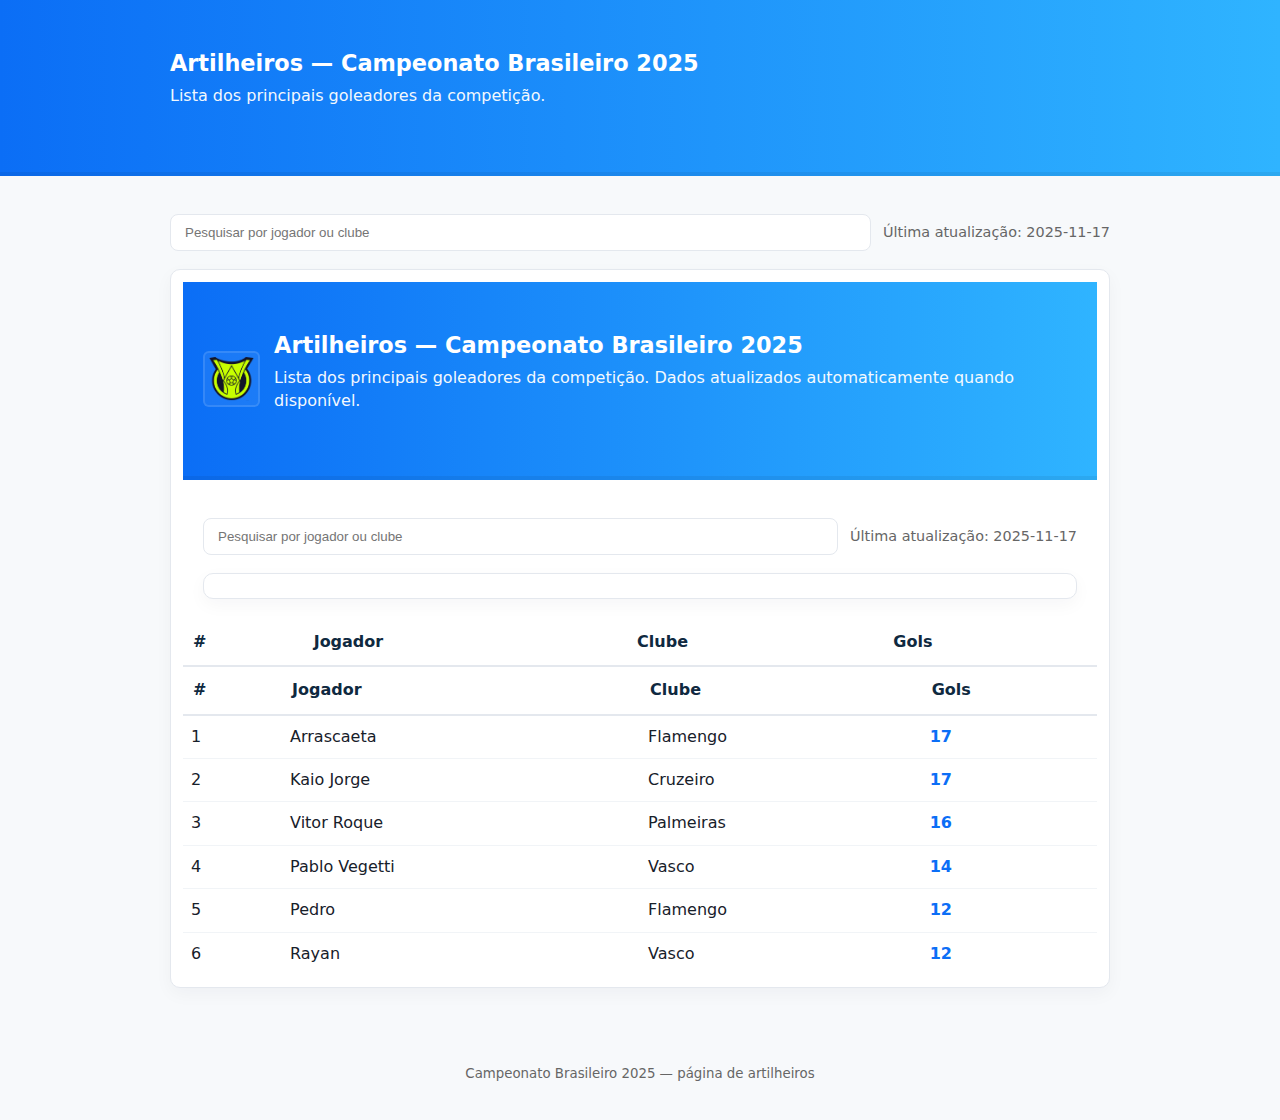
<file: Artilheiros.html>
<!doctype html>
<html lang="pt-BR">
<head>
  <meta charset="utf-8">
  <meta name="viewport" content="width=device-width,initial-scale=1">
  <title>Artilheiros — Campeonato Brasileiro 2025</title>
  <link rel="stylesheet" href="Artilheiros.css">
</head>
<body>
  <header class="site-header">
    <div class="container">
      <h1>Artilheiros — Campeonato Brasileiro 2025</h1>
      <p class="lead">Lista dos principais goleadores da competição.</p>
    </div>
  </header>

  <main class="container">
    <section class="controls">
      <label for="search" class="sr-only">Pesquisar jogador</label>
      <input id="search" type="search" placeholder="Pesquisar por jogador ou clube" oninput="filterTable()">
      <div class="meta">
        <span>Última atualização: <time id="updated">2025-11-17</time></span>
      </div>
    </section>

    <section class="table-wrap" aria-labelledby="table-title">
      <h2 id="table-title" class="sr-only">Tabela de artilheiros</h2>
      <table id="scorers" class="scorers" summary="Tabela com posição, jogador, clube, gols, jogos e média de gols">
        <thead>
          <tr>
            <th scope="col">#</th>
            <th scope="col">Jogador</th>
            <th scope="col">Clube</th>
            <th scope="col">Gols</th>
          <!doctype html>
          <html lang="pt-BR">
          <head>
            <meta charset="utf-8">
            <meta name="viewport" content="width=device-width,initial-scale=1">
            <title>Artilheiros — Campeonato Brasileiro 2025</title>
            <link rel="stylesheet" href="Artilheiros.css">
          </head>
          <body>
            <header class="site-header">
              <div class="container header-inner">
                <img src="brasileirao-logo.png" alt="Brasileirão 2025" class="logo">
                <div>
                  <h1>Artilheiros — Campeonato Brasileiro 2025</h1>
                  <p class="lead">Lista dos principais goleadores da competição. Dados atualizados automaticamente quando disponível.</p>
                </div>
              </div>
            </header>

            <main class="container">
              <section class="controls">
                <label for="search" class="sr-only">Pesquisar jogador</label>
                <input id="search" type="search" placeholder="Pesquisar por jogador ou clube" oninput="filterTable()">
                <div class="meta">
                  <span>Última atualização: <time id="updated">2025-11-17</time></span>
                </div>
              </section>

              <section class="table-wrap" aria-labelledby="table-title">
                <h2 id="table-title" class="sr-only">Tabela de artilheiros</h2>
                <table id="scorers" class="scorers" summary="Tabela com posição, jogador, clube e gols">
                  <thead>
                    <tr>
                      <th scope="col">#</th>
                      <th scope="col">Jogador</th>
                      <th scope="col">Clube</th>
                      <th scope="col">Gols</th>
                    </tr>
                  </thead>
                  <tbody>
                    <tr>
                      <td data-label="#">1</td>
                      <td data-label="Jogador">Arrascaeta</td>
                      <td data-label="Clube">Flamengo</td>
                      <td data-label="Gols">17</td>
                    </tr>
                    <tr>
                      <td>2</td>
                      <td>Kaio Jorge</td>
                      <td>Cruzeiro</td>
                      <td>17</td>
                    </tr>
                    <tr>
                      <td>3</td>
                      <td>Vitor Roque</td>
                      <td>Palmeiras</td>
                      <td>16</td>
                    </tr>
                    <tr>
                      <td>4</td>
                      <td>Pablo Vegetti</td>
                      <td>Vasco</td>
                      <td>14</td>
                    </tr>
                    <tr>
                      <td>5</td>
                      <td>Pedro</td>
                      <td>Flamengo</td>
                      <td>12</td>
                    </tr>
                    <tr>
                      <td>6</td>
                      <td>Rayan</td>
                      <td>Vasco</td>
                      <td>12</td>
                    </tr>
                  </tbody>
                </table>
              </section>
            </main>

            <footer class="site-footer">
              <div class="container">
                <small>Campeonato Brasileiro 2025 — página de artilheiros</small>
              </div>
            </footer>

            <script>
              function filterTable(){
                const q = document.getElementById('search').value.toLowerCase();
                const rows = document.querySelectorAll('#scorers tbody tr');
                rows.forEach(row => {
                  const texts = Array.from(row.children).map(td => td.textContent.toLowerCase()).join(' ');
                  row.style.display = texts.includes(q) ? '' : 'none';
                });
              }
            </script>
          </body>
          </html>
</file>
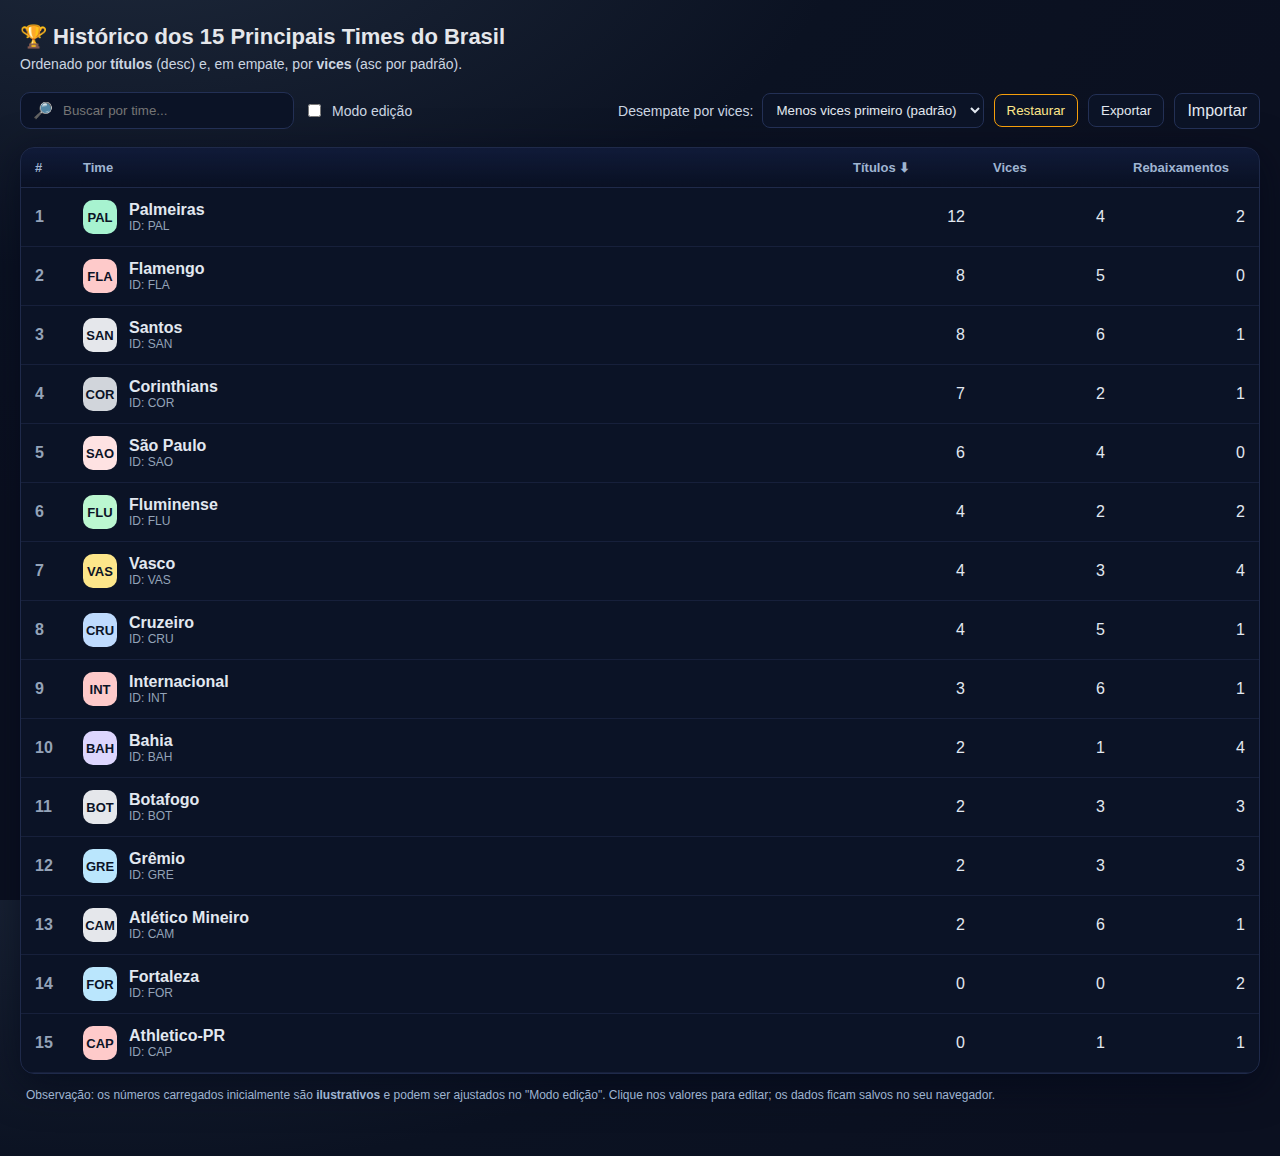
<file: historico.html>
<!DOCTYPE html>
<html lang="pt-BR">
<head>
  <meta charset="UTF-8" />
  <meta name="viewport" content="width=device-width, initial-scale=1.0" />
  <title>Histórico dos Times - Títulos, Vices e Rebaixamentos</title>
  <link rel="stylesheet" href="./historico.css" />
</head>
<body>
  <header class="app-header">
    <h1>🏆 Histórico dos 15 Principais Times do Brasil</h1>
    <p>Ordenado por <strong>títulos</strong> (desc) e, em empate, por <strong>vices</strong> (asc por padrão).</p>
  </header>

  <section class="toolbar">
    <div class="controls-left">
      <label class="search">
        <span>🔎</span>
        <input id="searchInput" type="text" placeholder="Buscar por time..." />
      </label>
      <label class="toggle">
        <input id="editToggle" type="checkbox" />
        <span>Modo edição</span>
      </label>
    </div>
    <div class="controls-right">
      <label class="select">
        <span>Desempate por vices:</span>
        <select id="tiebreakSelect">
          <option value="asc" selected>Menos vices primeiro (padrão)</option>
          <option value="desc">Mais vices primeiro</option>
        </select>
      </label>
      <button id="resetBtn" class="btn warn" title="Restaurar dados iniciais">Restaurar</button>
      <button id="exportBtn" class="btn" title="Exportar JSON">Exportar</button>
      <label for="importFile" class="btn">
        Importar
        <input id="importFile" type="file" accept="application/json" hidden />
      </label>
    </div>
  </section>

  <main class="content">
    <div class="table-wrapper">
      <table class="ranking-table">
        <thead>
          <tr>
            <th class="pos">#</th>
            <th class="team">Time</th>
            <th class="num" title="Quantidade de títulos">Títulos ⬇</th>
            <th class="num" title="Quantidade de vices">Vices</th>
            <th class="num" title="Quantidade de rebaixamentos">Rebaixamentos</th>
          </tr>
        </thead>
        <tbody id="tableBody"></tbody>
      </table>
    </div>

    <p class="note">
      Observação: os números carregados inicialmente são <strong>ilustrativos</strong> e podem ser ajustados no "Modo edição".
      Clique nos valores para editar; os dados ficam salvos no seu navegador.
    </p>
  </main>

  <script src="./historico.js"></script>
</body>
</html>
</file>
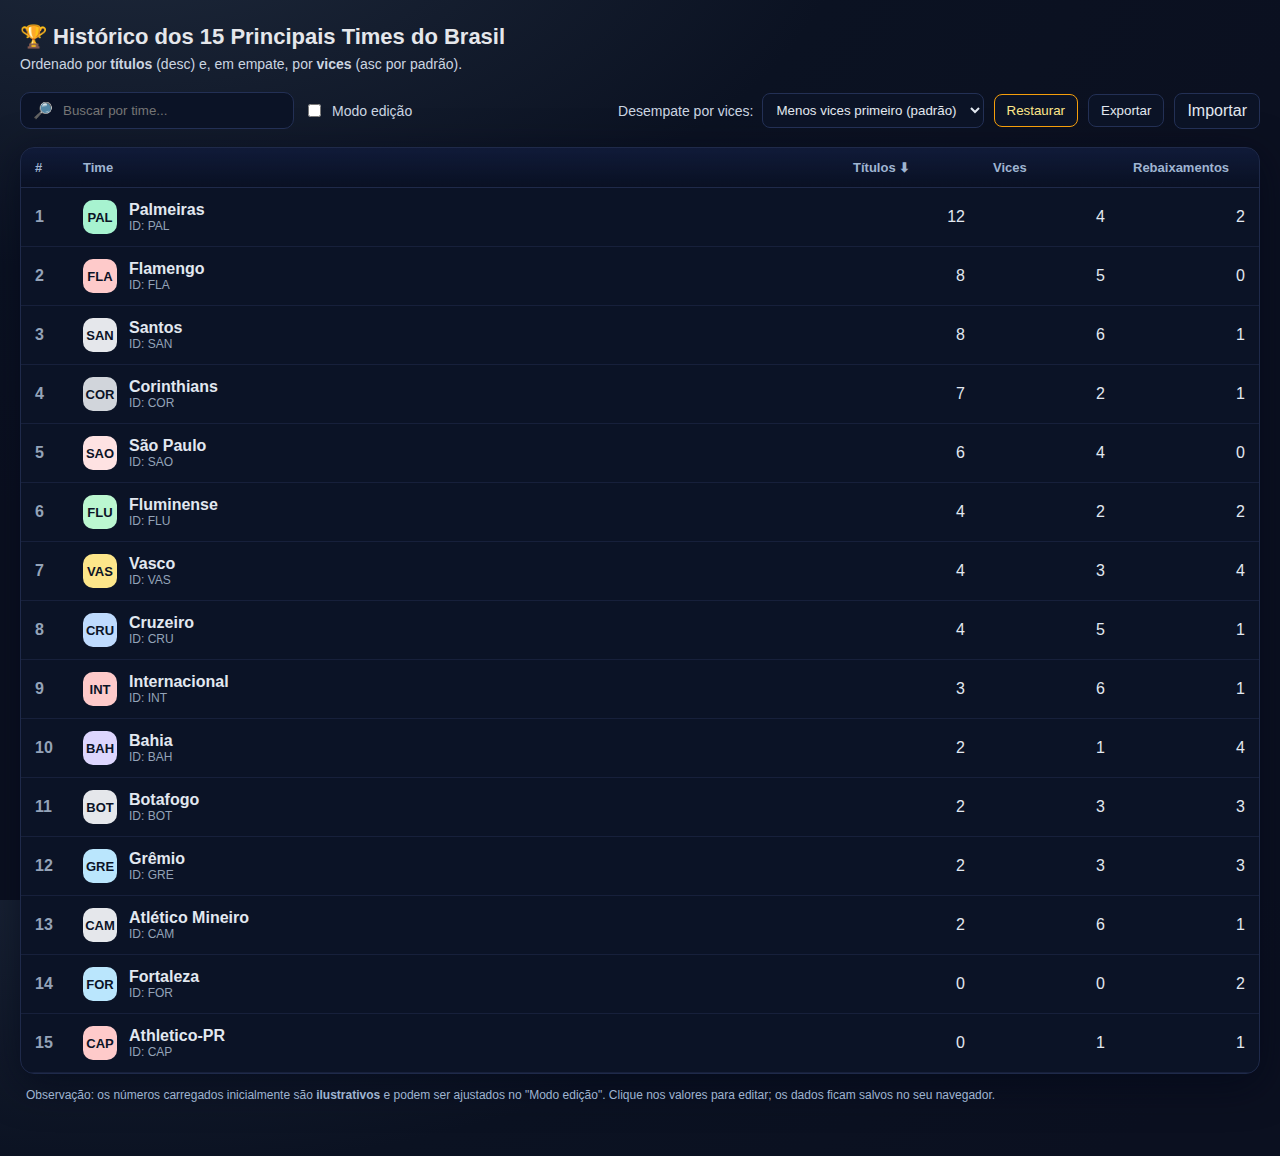
<file: pages/historico.html>
<!DOCTYPE html>
<html lang="pt-BR">
<head>
  <meta charset="UTF-8" />
  <meta name="viewport" content="width=device-width, initial-scale=1.0" />
  <title>Histórico dos Times - Títulos, Vices e Rebaixamentos</title>
  <link rel="stylesheet" href="../assets/styles/historico.css" />
</head>
<body>
  <header class="app-header">
    <h1>🏆 Histórico dos 15 Principais Times do Brasil</h1>
    <p>Ordenado por <strong>títulos</strong> (desc) e, em empate, por <strong>vices</strong> (asc por padrão).</p>
  </header>

  <section class="toolbar">
    <div class="controls-left">
      <label class="search">
        <span>🔎</span>
        <input id="searchInput" type="text" placeholder="Buscar por time..." />
      </label>
      <label class="toggle">
        <input id="editToggle" type="checkbox" />
        <span>Modo edição</span>
      </label>
    </div>
    <div class="controls-right">
      <label class="select">
        <span>Desempate por vices:</span>
        <select id="tiebreakSelect">
          <option value="asc" selected>Menos vices primeiro (padrão)</option>
          <option value="desc">Mais vices primeiro</option>
        </select>
      </label>
      <button id="resetBtn" class="btn warn" title="Restaurar dados iniciais">Restaurar</button>
      <button id="exportBtn" class="btn" title="Exportar JSON">Exportar</button>
      <label for="importFile" class="btn">
        Importar
        <input id="importFile" type="file" accept="application/json" hidden />
      </label>
    </div>
  </section>

  <main class="content">
    <div class="table-wrapper">
      <table class="ranking-table">
        <thead>
          <tr>
            <th class="pos">#</th>
            <th class="team">Time</th>
            <th class="num" title="Quantidade de títulos">Títulos ⬇</th>
            <th class="num" title="Quantidade de vices">Vices</th>
            <th class="num" title="Quantidade de rebaixamentos">Rebaixamentos</th>
          </tr>
        </thead>
        <tbody id="tableBody"></tbody>
      </table>
    </div>

    <p class="note">
      Observação: os números carregados inicialmente são <strong>ilustrativos</strong> e podem ser ajustados no "Modo edição".
      Clique nos valores para editar; os dados ficam salvos no seu navegador.
    </p>
  </main>

  <script src="../assets/js/historico.js"></script>
</body>
</html>
</file>
<file: Artilheiros.css>
/* Estilos para Artilheiros — Campeonato Brasileiro 2025 */
:root {
  --bg: #f7f9fb;
  --card: #ffffff;
  --accent: #0b6ef6;
  --muted: #666;
  --border: #e4e8ee;
  --radius: 10px;
}

* {
  box-sizing: border-box;
}

body {
  font-family: Inter, system-ui, -apple-system, "Segoe UI", Roboto, "Helvetica Neue", Arial;
  line-height: 1.4;
  color: #17202a;
  background: var(--bg);
  margin: 0;
}

.container {
  max-width: 980px;
  margin: 0 auto;
  padding: 20px;
}

.site-header {
  background: linear-gradient(90deg, #0b6ef6 0%, #2fb4ff 100%);
  color: white;
  padding: 28px 0;
  border-bottom: 4px solid rgba(0, 0, 0, 0.06);
}

.site-header .header-inner{display:flex;align-items:center;gap:14px}
.site-header h1 {
  margin: 0;
  font-size: 1.4rem;
}

.site-header .logo{height:56px;width:auto;border-radius:6px;border:2px solid rgba(255,255,255,0.12);background:rgba(255,255,255,0.06);padding:4px}

.lead {
  opacity: 0.95;
  margin-top: 6px;
}

.controls {
  display: flex;
  gap: 12px;
  align-items: center;
  flex-wrap: wrap;
  margin: 18px 0;
}

.controls input[type="search"] {
  flex: 1;
  min-width: 220px;
  padding: 10px 14px;
  border-radius: 8px;
  border: 1px solid var(--border);
  background: var(--card);
}

.controls .meta {
  font-size: 0.9rem;
  color: var(--muted);
}

.table-wrap {
  background: var(--card);
  border-radius: var(--radius);
  padding: 12px;
  border: 1px solid var(--border);
  box-shadow: 0 6px 18px rgba(16, 24, 40, 0.04);
}

table.scorers {
  width: 100%;
  border-collapse: collapse;
  min-width: 420px;
}


table thead th {
  background: transparent;
  text-align: left;
  padding: 12px 10px;
  border-bottom: 2px solid var(--border);
  font-weight: 700;
  color: #0f2940;
}

table tbody td {
  padding: 10px 8px;
  border-bottom: 1px solid #f1f4f7;
  color: #17202a;
}

table tbody tr:last-child td {border-bottom: 0}

.table-wrap h2 {
  margin: 0;
}

.notes {
  margin-top: 14px;
  font-size: 0.95rem;
}

.site-footer {
  padding: 16px 0;
  text-align: center;
  color: var(--muted);
  margin-top: 18px;
}

.sr-only {
  position: absolute;
  width: 1px;
  height: 1px;
  padding: 0;
  margin: -1px;
  overflow: hidden;
  clip: rect(0, 0, 0, 0);
  white-space: nowrap;
  border: 0;
}

/* Responsividade */
@media (max-width: 780px) {
  .container {
    padding: 12px;
  }

  table.scorers {
    min-width: 100%;
    display: block;
    overflow: auto;
  }

  table thead {
    display: none;
  }

  table tbody td {display:flex;justify-content:space-between;padding:10px;border-bottom:1px solid var(--border)}
  table tbody td::before{content:attr(data-label);font-weight:600;color:var(--muted);margin-right:8px}
  table tbody tr{display:block;margin-bottom:10px;background:linear-gradient(180deg,#fff,#fbfdff);padding:10px;border-radius:8px}
}

@media (prefers-reduced-motion: no-preference) {
  .table-wrap {
    transition: box-shadow 0.2s ease;
  }

  .controls input[type="search"] {
    transition: box-shadow 0.12s ease;
  }

  .controls input[type="search"]:focus {
    box-shadow: 0 8px 20px rgba(11, 110, 246, 0.12);
    outline: none;
  }
}

/* Pequenos ajustes visuais */
table tbody td:nth-child(4){font-weight:700;color:var(--accent)}

/* logo fallback: if image missing, show a small circle */
.site-header .logo:not([src]){width:56px;height:56px;background:rgba(255,255,255,0.12);border-radius:8px;display:inline-block}
</file>
<file: historico.css>
* { box-sizing: border-box; }
html, body { height: 100%; }
body {
  margin: 0;
  font-family: -apple-system, BlinkMacSystemFont, 'Segoe UI', Roboto, Oxygen,
    Ubuntu, Cantarell, 'Open Sans', 'Helvetica Neue', sans-serif;
  color: #1f2937;
  background: #0f172a; /* slate-900 */
  background: radial-gradient(1200px 600px at 10% -10%, #1e293b 0%, #0b1222 60%, #0b1020 100%);
}

.app-header {
  padding: 24px 20px 8px;
  color: #e5e7eb;
}
.app-header h1 {
  margin: 0 0 6px;
  font-size: 22px;
  font-weight: 700;
}
.app-header p {
  margin: 0;
  color: #cbd5e1;
  font-size: 14px;
}

.toolbar {
  display: flex;
  align-items: center;
  justify-content: space-between;
  gap: 12px;
  padding: 12px 20px 18px;
}
.controls-left, .controls-right {
  display: flex;
  align-items: center;
  gap: 10px;
  flex-wrap: wrap;
}

.search {
  display: inline-flex;
  align-items: center;
  gap: 8px;
  padding: 8px 12px;
  border-radius: 10px;
  background: #0b1326;
  border: 1px solid #233055;
  color: #94a3b8;
}
.search input {
  background: transparent;
  border: 0;
  outline: none;
  color: #e2e8f0;
  min-width: 220px;
}

.toggle {
  display: inline-flex;
  align-items: center;
  gap: 8px;
  color: #cbd5e1;
  font-size: 14px;
}

.select {
  display: inline-flex;
  align-items: center;
  gap: 8px;
  color: #cbd5e1;
  font-size: 14px;
}
.select select {
  background: #0b1326;
  color: #e2e8f0;
  border: 1px solid #233055;
  border-radius: 8px;
  padding: 8px 10px;
}

.btn {
  background: #0b1326;
  color: #e2e8f0;
  border: 1px solid #233055;
  border-radius: 8px;
  padding: 8px 12px;
  cursor: pointer;
}
.btn:hover { border-color: #3b82f6; }
.btn.warn { border-color: #f59e0b; color: #fde68a; }

.content { padding: 0 20px 40px; }
.table-wrapper {
  background: #0b1326;
  border: 1px solid #1f2a4a;
  border-radius: 14px;
  overflow: hidden;
  box-shadow: 0 10px 40px rgba(2, 6, 23, 0.6);
}

.ranking-table { width: 100%; border-collapse: collapse; }
.ranking-table thead th {
  background: linear-gradient(180deg, rgba(23,37,84,.4) 0%, rgba(2,6,23,.2) 100%);
  color: #9fb4d1;
  font-weight: 600;
  text-align: left;
  font-size: 13px;
  padding: 12px 14px;
  border-bottom: 1px solid #1f2a4a;
}
.ranking-table thead th.pos { width: 48px; }
.ranking-table thead th.team { min-width: 220px; }
.ranking-table thead th.num { width: 140px; }

.ranking-table tbody tr {
  transition: background .15s ease;
}
.ranking-table tbody tr:hover { background: rgba(59, 130, 246, 0.06); }

.ranking-table tbody td {
  padding: 12px 14px;
  border-bottom: 1px solid #17203b;
  color: #e2e8f0;
}
.ranking-table tbody td.num { font-variant-numeric: tabular-nums; text-align: right; }
.ranking-table tbody td.pos { color: #94a3b8; font-weight: 600; }

.team-cell {
  display: flex;
  align-items: center;
  gap: 12px;
}
.badge {
  width: 34px; height: 34px;
  border-radius: 10px;
  display: grid; place-items: center;
  font-weight: 800; font-size: 13px;
  color: #0b1326;
}
.team-name { font-weight: 600; }
.team-sub { color: #94a3b8; font-size: 12px; }

.editable {
  background: #0d1730;
  border: 1px dashed #2a3b6a;
  border-radius: 8px;
  color: #e2e8f0;
  padding: 6px 8px;
  width: 90px;
  text-align: right;
}

.note {
  color: #9fb4d1;
  font-size: 12px;
  margin: 14px 6px;
}

@media (max-width: 720px) {
  .ranking-table thead th.num { width: 100px; }
  .editable { width: 72px; }
  .search input { min-width: 160px; }
}
</file>
<file: assets/styles/historico.css>
* { box-sizing: border-box; }
html, body { height: 100%; }
body {
  margin: 0;
  font-family: -apple-system, BlinkMacSystemFont, 'Segoe UI', Roboto, Oxygen,
    Ubuntu, Cantarell, 'Open Sans', 'Helvetica Neue', sans-serif;
  color: #1f2937;
  background: #0f172a; /* slate-900 */
  background: radial-gradient(1200px 600px at 10% -10%, #1e293b 0%, #0b1222 60%, #0b1020 100%);
}

.app-header {
  padding: 24px 20px 8px;
  color: #e5e7eb;
}
.app-header h1 {
  margin: 0 0 6px;
  font-size: 22px;
  font-weight: 700;
}
.app-header p {
  margin: 0;
  color: #cbd5e1;
  font-size: 14px;
}

.toolbar {
  display: flex;
  align-items: center;
  justify-content: space-between;
  gap: 12px;
  padding: 12px 20px 18px;
}
.controls-left, .controls-right {
  display: flex;
  align-items: center;
  gap: 10px;
  flex-wrap: wrap;
}

.search {
  display: inline-flex;
  align-items: center;
  gap: 8px;
  padding: 8px 12px;
  border-radius: 10px;
  background: #0b1326;
  border: 1px solid #233055;
  color: #94a3b8;
}
.search input {
  background: transparent;
  border: 0;
  outline: none;
  color: #e2e8f0;
  min-width: 220px;
}

.toggle {
  display: inline-flex;
  align-items: center;
  gap: 8px;
  color: #cbd5e1;
  font-size: 14px;
}

.select {
  display: inline-flex;
  align-items: center;
  gap: 8px;
  color: #cbd5e1;
  font-size: 14px;
}
.select select {
  background: #0b1326;
  color: #e2e8f0;
  border: 1px solid #233055;
  border-radius: 8px;
  padding: 8px 10px;
}

.btn {
  background: #0b1326;
  color: #e2e8f0;
  border: 1px solid #233055;
  border-radius: 8px;
  padding: 8px 12px;
  cursor: pointer;
}
.btn:hover { border-color: #3b82f6; }
.btn.warn { border-color: #f59e0b; color: #fde68a; }

.content { padding: 0 20px 40px; }
.table-wrapper {
  background: #0b1326;
  border: 1px solid #1f2a4a;
  border-radius: 14px;
  overflow: hidden;
  box-shadow: 0 10px 40px rgba(2, 6, 23, 0.6);
}

.ranking-table { width: 100%; border-collapse: collapse; }
.ranking-table thead th {
  background: linear-gradient(180deg, rgba(23,37,84,.4) 0%, rgba(2,6,23,.2) 100%);
  color: #9fb4d1;
  font-weight: 600;
  text-align: left;
  font-size: 13px;
  padding: 12px 14px;
  border-bottom: 1px solid #1f2a4a;
}
.ranking-table thead th.pos { width: 48px; }
.ranking-table thead th.team { min-width: 220px; }
.ranking-table thead th.num { width: 140px; }

.ranking-table tbody tr {
  transition: background .15s ease;
}
.ranking-table tbody tr:hover { background: rgba(59, 130, 246, 0.06); }

.ranking-table tbody td {
  padding: 12px 14px;
  border-bottom: 1px solid #17203b;
  color: #e2e8f0;
}
.ranking-table tbody td.num { font-variant-numeric: tabular-nums; text-align: right; }
.ranking-table tbody td.pos { color: #94a3b8; font-weight: 600; }

.team-cell {
  display: flex;
  align-items: center;
  gap: 12px;
}
.badge {
  width: 34px; height: 34px;
  border-radius: 10px;
  display: grid; place-items: center;
  font-weight: 800; font-size: 13px;
  color: #0b1326;
}
.team-name { font-weight: 600; }
.team-sub { color: #94a3b8; font-size: 12px; }

.editable {
  background: #0d1730;
  border: 1px dashed #2a3b6a;
  border-radius: 8px;
  color: #e2e8f0;
  padding: 6px 8px;
  width: 90px;
  text-align: right;
}

.note {
  color: #9fb4d1;
  font-size: 12px;
  margin: 14px 6px;
}

@media (max-width: 720px) {
  .ranking-table thead th.num { width: 100px; }
  .editable { width: 72px; }
  .search input { min-width: 160px; }
}
</file>
